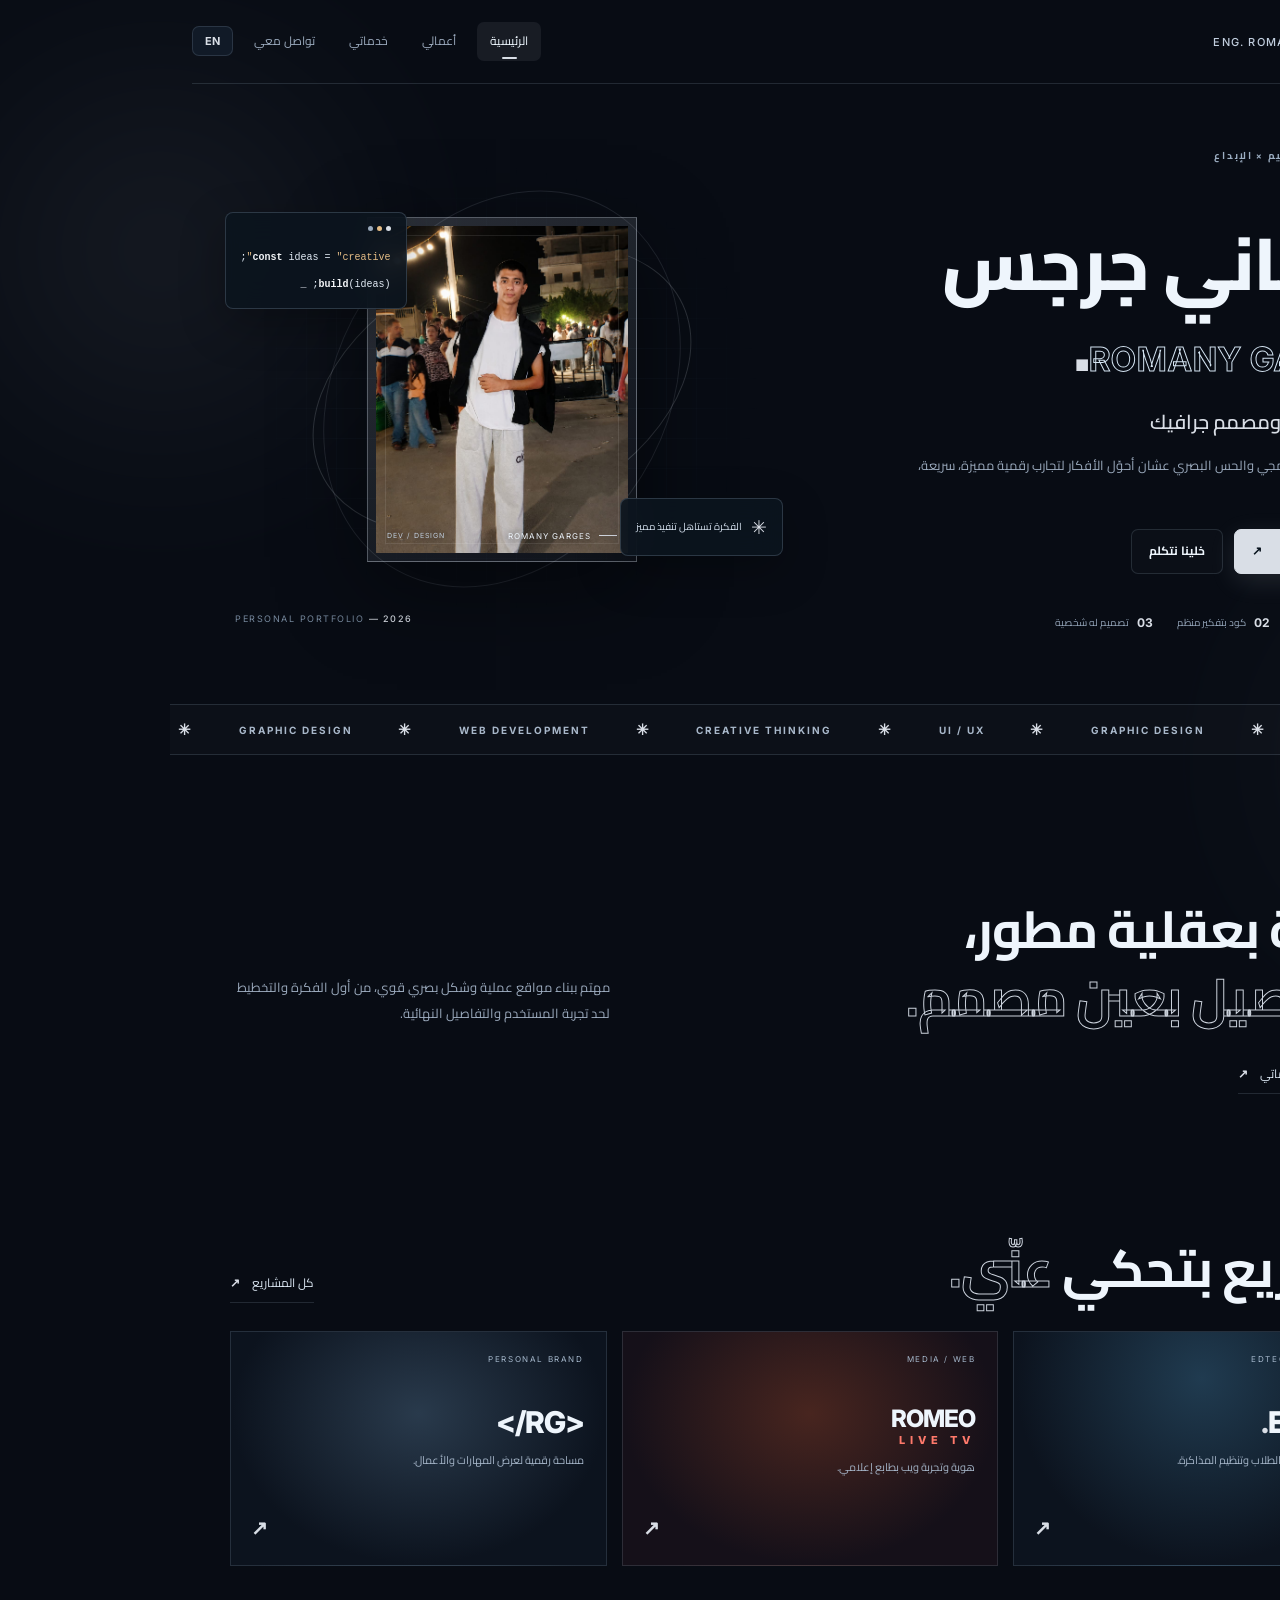
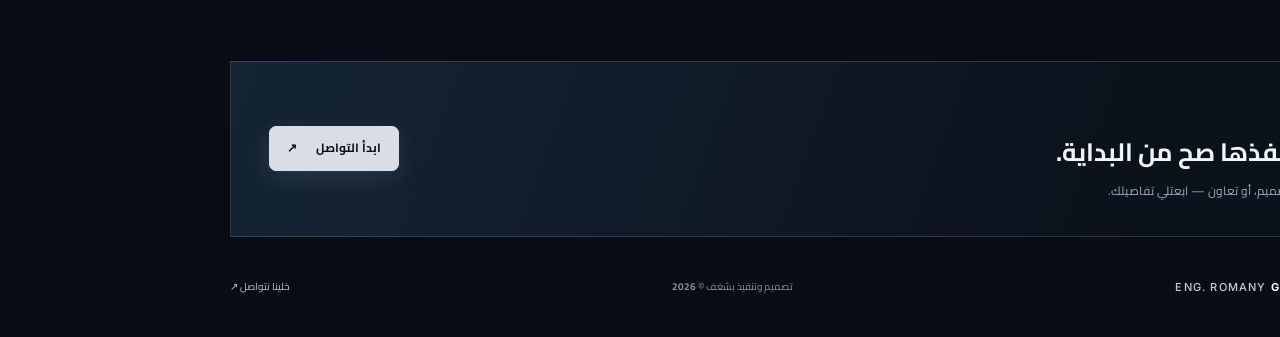
<file: index.html>
<!doctype html>
<html lang="ar" dir="rtl">
<head>
<meta charset="utf-8"><meta name="viewport" content="width=device-width, initial-scale=1, maximum-scale=1, user-scalable=no, viewport-fit=cover">
<meta name="theme-color" content="#080c14">
<meta name="description" content="روماني جرجس — مطور مواقع ومصمم جرافيك. اكتشف أعمالي ومهاراتي وتواصل معي.">
<title>ENG. ROMANY GARGES | الرئيسية</title>
<link rel="preconnect" href="https://fonts.googleapis.com"><link rel="preconnect" href="https://fonts.gstatic.com" crossorigin>
<link href="https://fonts.googleapis.com/css2?family=Cairo:wght@400;500;600;700;800&family=Inter:wght@400;500;600;700;800&display=swap" rel="stylesheet">
<link rel="stylesheet" href="style.css"><script src="script.js" defer></script>
</head>
<body>
<div class="page-glow glow-a"></div><div class="page-glow glow-b"></div>
<header class="site-header">
  <a class="brand" href="index.html"><span class="brand-symbol">&lt;RG<span>/</span>&gt;</span><span class="brand-text">ENG. ROMANY <b>GARGES</b></span></a>
  <button class="menu-toggle" aria-label="فتح القائمة" aria-expanded="false"><span></span><span></span><span></span></button>
  <nav class="main-nav" aria-label="القائمة الرئيسية">
    <a class="active" href="index.html">الرئيسية</a><a href="projects.html">أعمالي</a><a href="services.html">خدماتي</a><a href="contact.html">تواصل معي</a>
    <button class="lang-toggle" type="button" aria-label="Switch language">EN</button>
  </nav>
</header>
<main>
<section class="hero container">
  <div class="hero-copy reveal">
    <div class="eyebrow"><span class="pulse"></span> البرمجة × التصميم × الإبداع</div>
    <p class="hero-intro">أهلًا، أنا</p>
    <h1>روماني جرجس<br><span>ROMANY GARGES</span><i>.</i></h1>
    <h2>مطور مواقع <b>ومصمم جرافيك</b></h2>
    <p class="hero-desc">بجمع بين التفكير البرمجي والحس البصري عشان أحوّل الأفكار لتجارب رقمية مميزة، سريعة، وسهلة الاستخدام.</p>
    <div class="hero-actions"><a class="btn btn-primary" href="projects.html">استكشف أعمالي <span>↗</span></a><a class="btn btn-outline" href="contact.html">خلينا نتكلم</a></div>
    <div class="quick-stats"><div><strong>01</strong><span>أفكار تتحول لواقع</span></div><div><strong>02</strong><span>كود بتفكير منظم</span></div><div><strong>03</strong><span>تصميم له شخصية</span></div></div>
  </div>
  <div class="hero-art reveal">
    <div class="art-grid"></div><div class="art-orbit orbit-one"></div><div class="art-orbit orbit-two"></div>
    <div class="profile-frame"><img src="assets/profile.jpg" alt="الصورة الشخصية لروماني جرجس" class="profile-photo" onerror="this.style.display='none';this.nextElementSibling.style.display='flex'"><div class="profile-fallback"><span>RG<span>.</span></span><small>ENG. ROMANY GARGES</small></div><div class="photo-label"><span></span> ROMANY GARGES <small>DEV / DESIGN</small></div></div>
    <div class="float-card code-float"><div class="window-dots"><i></i><i></i><i></i></div><code><b>const</b> ideas = <em>"creative"</em>;<br><b>build</b>(ideas); <span>_</span></code></div>
    <div class="float-card note-float"><span>✳</span> الفكرة تستاهل تنفيذ مميز</div><div class="art-caption">PERSONAL PORTFOLIO <b>— 2026</b></div>
  </div>
</section>
<div class="ticker"><div class="ticker-track"><span>WEB DEVELOPMENT</span><i>✳</i><span>GRAPHIC DESIGN</span><i>✳</i><span>UI / UX</span><i>✳</i><span>CREATIVE THINKING</span><i>✳</i><span>WEB DEVELOPMENT</span><i>✳</i><span>GRAPHIC DESIGN</span><i>✳</i></div></div>
<section class="section container reveal"><div class="section-top"><div><span class="section-kicker">01 / نبذة عني</span><h2>تقنية بعقلية مطور،<br><span>وتفاصيل بعين مصمم.</span></h2></div><p>مهتم ببناء مواقع عملية وشكل بصري قوي، من أول الفكرة والتخطيط لحد تجربة المستخدم والتفاصيل النهائية.</p></div><a class="text-link" href="services.html">اكتشف مهاراتي وخدماتي <b>↗</b></a></section>
<section class="section container reveal"><div class="section-top"><div><span class="section-kicker">02 / مختارات</span><h2>مشاريع بتحكي <span>عنّي.</span></h2></div><a class="text-link" href="projects.html">كل المشاريع <b>↗</b></a></div><div class="project-preview-grid">
<a class="preview-card eduvo" href="projects.html#eduvo"><span class="preview-type">EDTECH / EDUCATION</span><strong>EDUVO<span>.</span></strong><p>منصة تعليمية لدعم الطلاب وتنظيم المذاكرة.</p><b class="preview-arrow">↗</b></a>
<a class="preview-card romeo" href="projects.html#romeo"><span class="preview-type">MEDIA / WEB</span><strong>ROMEO <i>LIVE TV</i></strong><p>هوية وتجربة ويب بطابع إعلامي.</p><b class="preview-arrow">↗</b></a>
<a class="preview-card portfolio" href="projects.html#portfolio"><span class="preview-type">PERSONAL BRAND</span><strong>&lt;RG/&gt;</strong><p>مساحة رقمية لعرض المهارات والأعمال.</p><b class="preview-arrow">↗</b></a>
</div></section>
<section class="cta-strip container reveal"><div><span class="section-kicker">عندك فكرة؟</span><h2>خلينا ننفذها صح من البداية.</h2><p>موقع جديد، تصميم، أو تعاون — ابعتلي تفاصيلك.</p></div><a class="btn btn-primary" href="contact.html">ابدأ التواصل <span>↗</span></a></section>
</main>
<footer class="site-footer container"><a class="brand" href="index.html"><span class="brand-symbol">&lt;RG<span>/</span>&gt;</span><span class="brand-text">ENG. ROMANY <b>GARGES</b></span></a><span>تصميم وتنفيذ بشغف © <b id="year"></b></span><a href="contact.html">خلينا نتواصل ↗</a></footer>
<button class="back-top" aria-label="العودة للأعلى">↑</button>
</body></html>
</file>
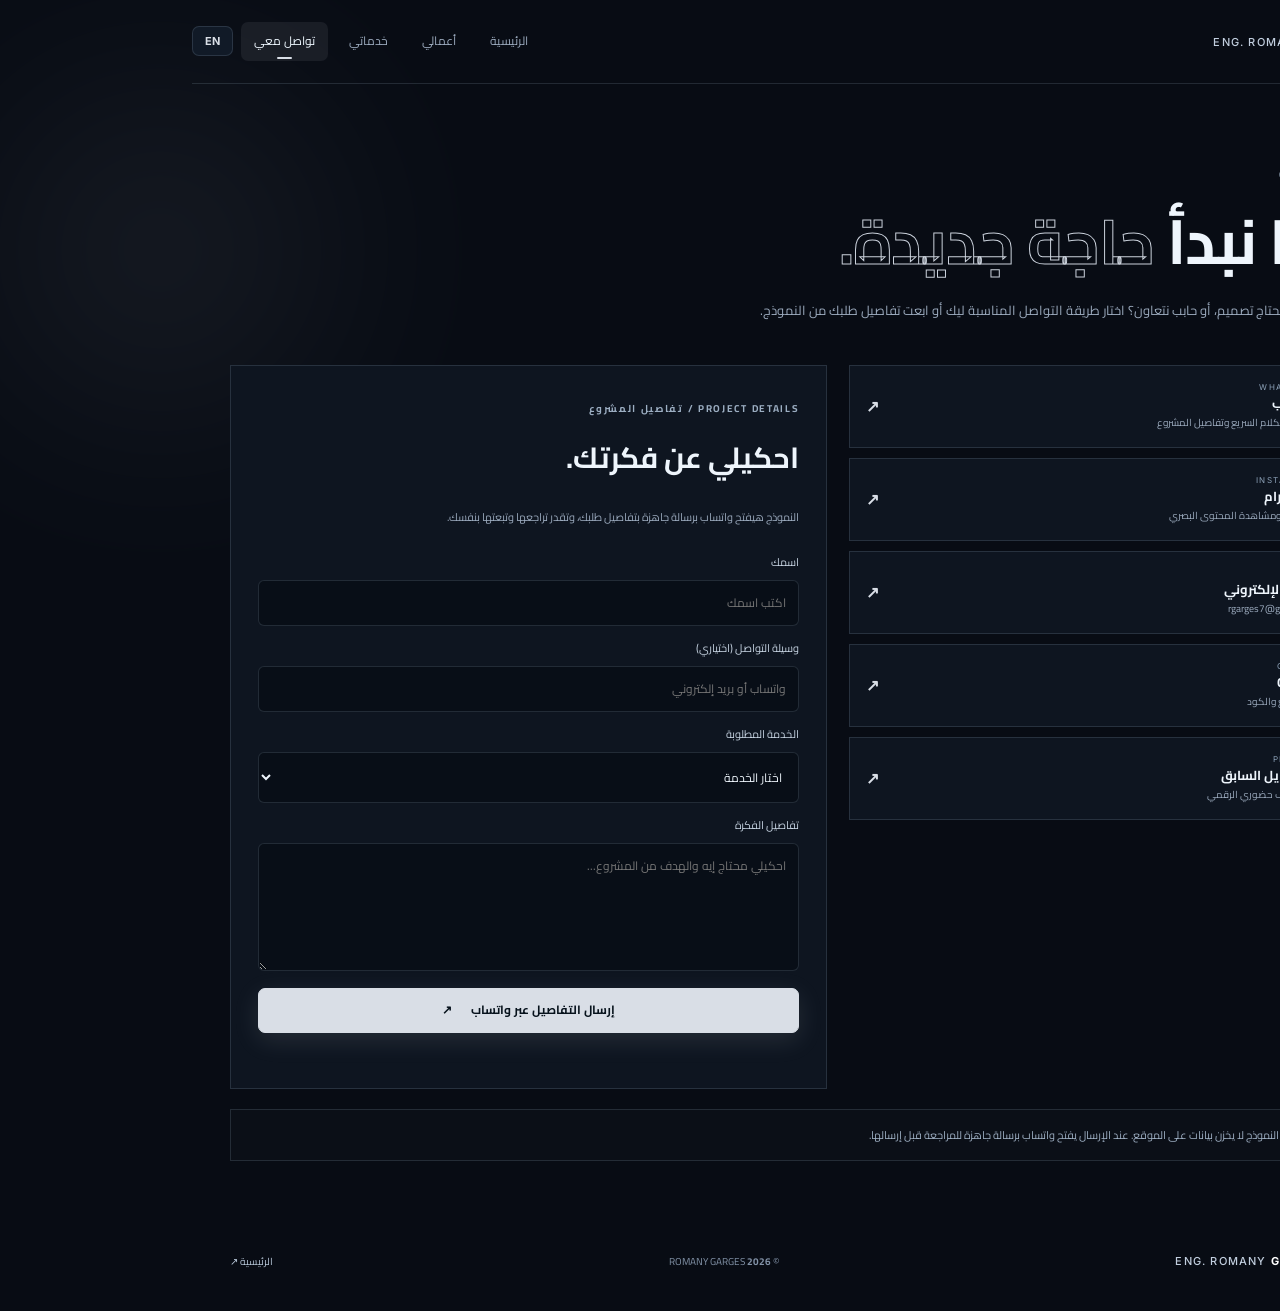
<file: contact.html>
<!doctype html>
<html lang="ar" dir="rtl"><head><meta charset="utf-8"><meta name="viewport" content="width=device-width, initial-scale=1, maximum-scale=1, user-scalable=no, viewport-fit=cover"><meta name="theme-color" content="#080c14"><meta name="description" content="تواصل مع روماني جرجس بخصوص المواقع والتصميم والتعاون."><title>تواصل معي | ENG. ROMANY GARGES</title><link rel="preconnect" href="https://fonts.googleapis.com"><link href="https://fonts.googleapis.com/css2?family=Cairo:wght@400;500;600;700;800&family=Inter:wght@400;500;600;700;800&display=swap" rel="stylesheet"><link rel="stylesheet" href="style.css"><script src="script.js" defer></script></head>
<body><div class="page-glow glow-a"></div><header class="site-header"><a class="brand" href="index.html"><span class="brand-symbol">&lt;RG<span>/</span>&gt;</span><span class="brand-text">ENG. ROMANY <b>GARGES</b></span></a><button class="menu-toggle" aria-label="فتح القائمة" aria-expanded="false"><span></span><span></span><span></span></button><nav class="main-nav" aria-label="القائمة الرئيسية"><a href="index.html">الرئيسية</a><a href="projects.html">أعمالي</a><a href="services.html">خدماتي</a><a class="active" href="contact.html">تواصل معي</a><button class="lang-toggle" type="button">EN</button></nav></header>
<main class="container inner-page"><div class="page-heading reveal"><span class="section-kicker">03 / GET IN TOUCH</span><h1>خلينا نبدأ <span>حاجة جديدة.</span></h1><p>عندك فكرة موقع، محتاج تصميم، أو حابب نتعاون؟ اختار طريقة التواصل المناسبة ليك أو ابعت تفاصيل طلبك من النموذج.</p></div>
<div class="contact-layout"><section class="contact-methods reveal"><a class="contact-method" id="whatsappLink" href="https://wa.me/201027675035?text=%D8%A3%D9%87%D9%84%D8%A7%20%D8%B1%D9%88%D9%85%D8%A7%D9%86%D9%8A%D8%8C%20%D8%B9%D8%A7%D9%8A%D8%B2%20%D8%A3%D8%AA%D9%88%D8%A7%D8%B5%D9%84%20%D9%85%D8%B9%D8%A7%D9%83%20%D8%A8%D8%AE%D8%B5%D9%88%D8%B5%20%D9%85%D8%B4%D8%B1%D9%88%D8%B9." target="_blank" rel="noopener"><span class="contact-icon whatsapp">◉</span><span><small>WHATSAPP</small><strong>واتساب</strong><em>مناسب للكلام السريع وتفاصيل المشروع</em></span><b>↗</b></a>
<a class="contact-method" id="instagramLink" href="https://www.instagram.com/kerolles_ayad/" target="_blank" rel="noopener"><span class="contact-icon instagram">◎</span><span><small>INSTAGRAM</small><strong>إنستغرام</strong><em>للتواصل ومشاهدة المحتوى البصري</em></span><b>↗</b></a>
<a class="contact-method" href="mailto:rgarges7@gmail.com"><span class="contact-icon email">✉</span><span><small>EMAIL</small><strong>البريد الإلكتروني</strong><em>rgarges7@gmail.com</em></span><b>↗</b></a>
<a class="contact-method" href="https://github.com/romeo311020" target="_blank" rel="noopener"><span class="contact-icon github">⌘</span><span><small>GITHUB</small><strong>GitHub</strong><em>المشاريع والكود</em></span><b>↗</b></a>
<a class="contact-method" href="https://romeo311020.github.io/Romany-Profile/" target="_blank" rel="noopener"><span class="contact-icon portfolio-icon">&lt;/&gt;</span><span><small>PROFILE</small><strong>البروفايل السابق</strong><em>استكشف حضوري الرقمي</em></span><b>↗</b></a>
</section>
<section class="contact-form-wrap reveal"><span class="section-kicker">PROJECT DETAILS / تفاصيل المشروع</span><h2>احكيلي عن فكرتك.</h2><p>النموذج هيفتح واتساب برسالة جاهزة بتفاصيل طلبك، وتقدر تراجعها وتبعتها بنفسك.</p><form id="contactForm"><label for="name">اسمك</label><input id="name" name="name" autocomplete="name" placeholder="اكتب اسمك" required><label for="reply">وسيلة التواصل (اختياري)</label><input id="reply" name="reply" placeholder="واتساب أو بريد إلكتروني"><label for="service">الخدمة المطلوبة</label><select id="service" name="service" required><option value="">اختار الخدمة</option><option>تطوير موقع</option><option>تصميم جرافيك</option><option>واجهة UI / UX</option><option>هوية بصرية</option><option>تعاون أو استفسار</option></select><label for="details">تفاصيل الفكرة</label><textarea id="details" name="details" rows="5" placeholder="احكيلي محتاج إيه والهدف من المشروع..." required></textarea><button class="btn btn-primary submit-btn" type="submit">إرسال التفاصيل عبر واتساب <span>↗</span></button><p class="form-note" id="formNote" aria-live="polite"></p></form></section></div>
<div class="privacy-note">🔒 خصوصيتك مهمة: النموذج لا يخزن بيانات على الموقع. عند الإرسال يفتح واتساب برسالة جاهزة للمراجعة قبل إرسالها.</div></main>
<footer class="site-footer container"><a class="brand" href="index.html"><span class="brand-symbol">&lt;RG<span>/</span>&gt;</span><span class="brand-text">ENG. ROMANY <b>GARGES</b></span></a><span>© <b id="year"></b> ROMANY GARGES</span><a href="index.html">الرئيسية ↗</a></footer><button class="back-top" aria-label="العودة للأعلى">↑</button></body></html>
</file>
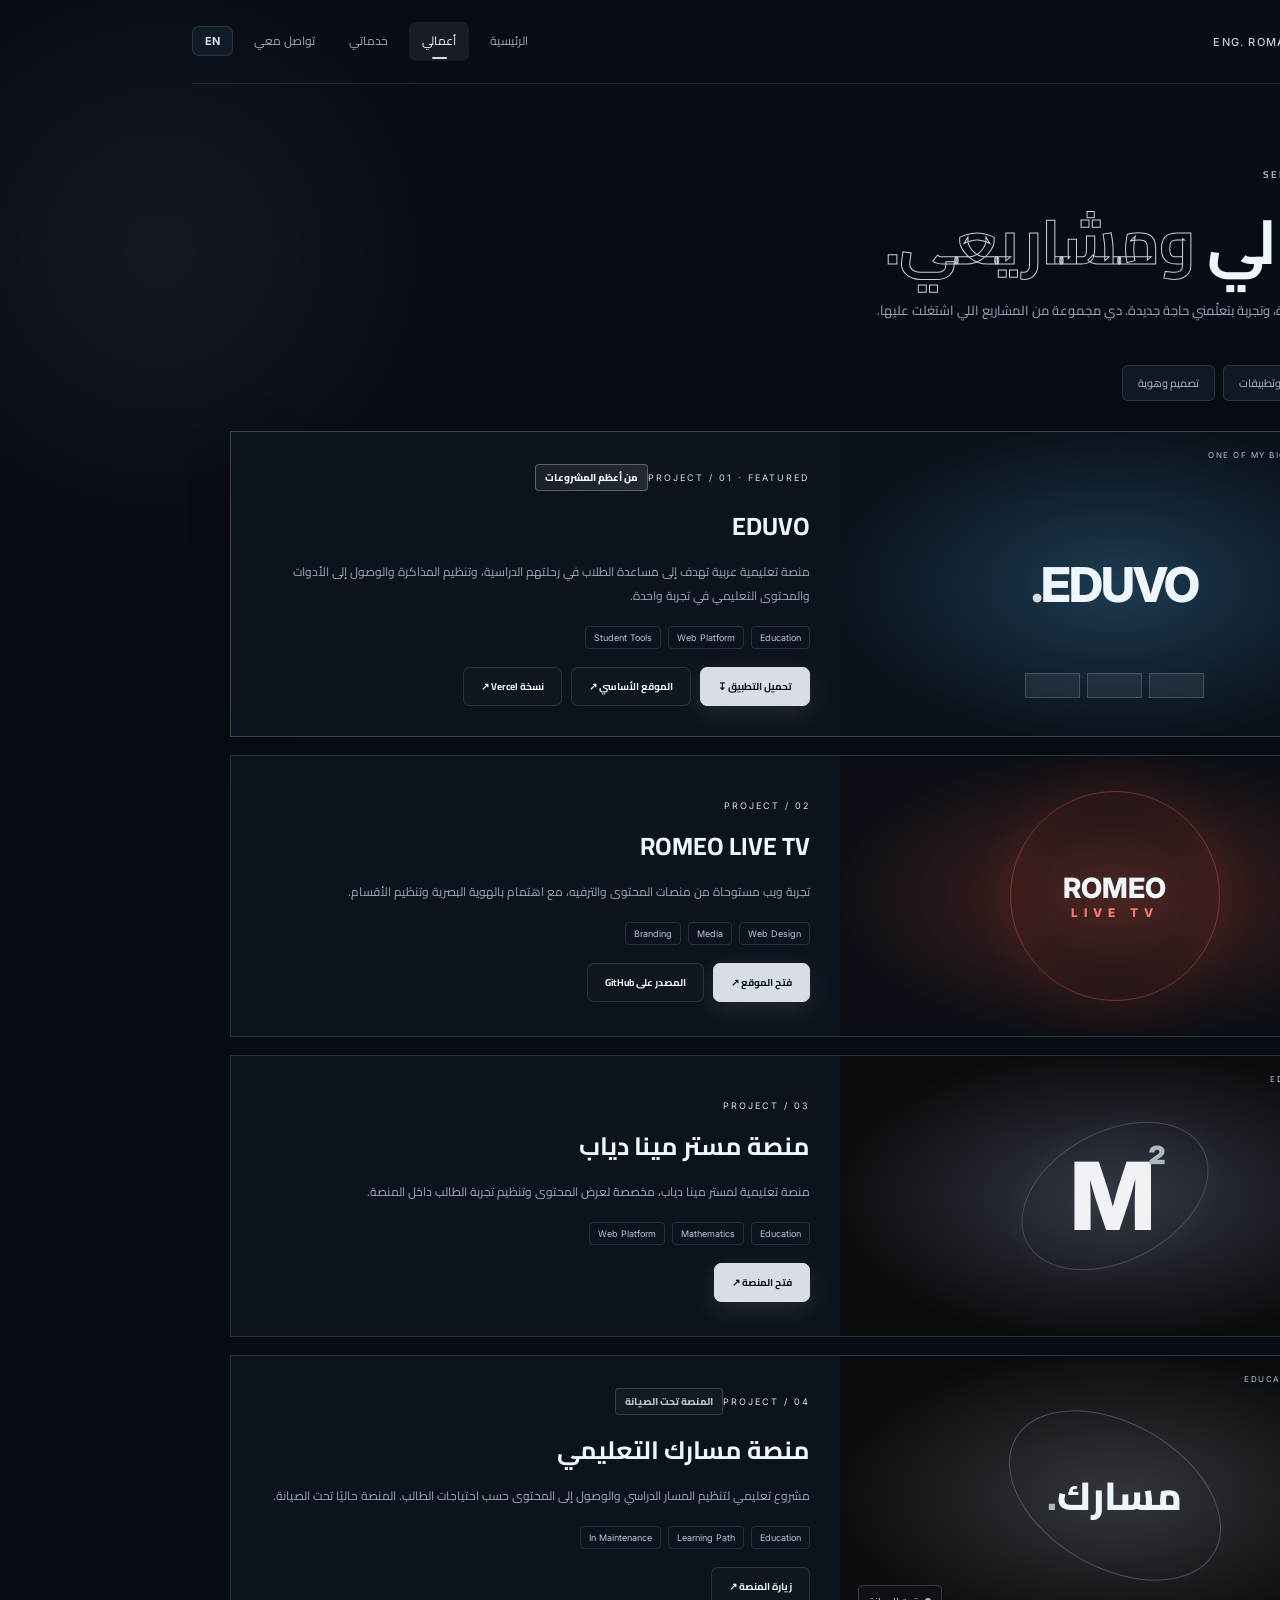
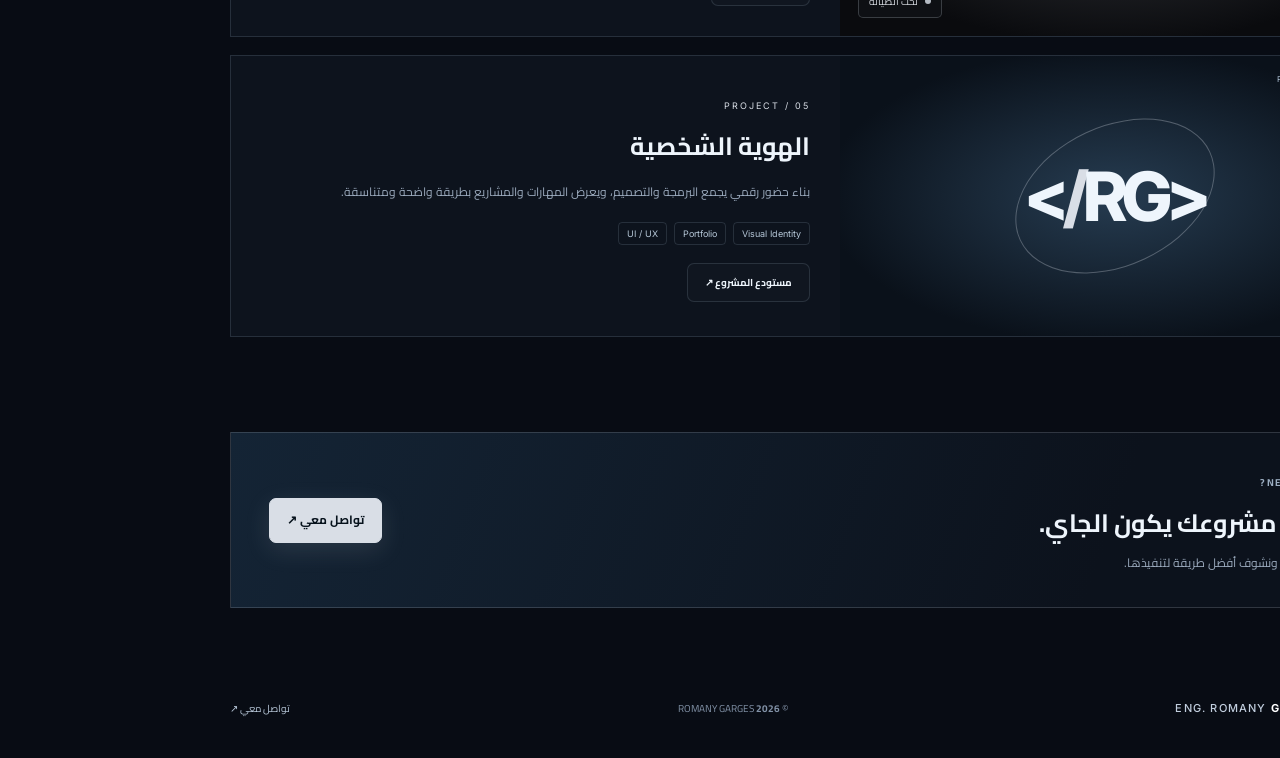
<file: projects.html>
<!doctype html>
<html lang="ar" dir="rtl"><head><meta charset="utf-8"><meta name="viewport" content="width=device-width, initial-scale=1, maximum-scale=1, user-scalable=no, viewport-fit=cover"><meta name="theme-color" content="#080c14"><meta name="description" content="مشاريع روماني جرجس في تطوير المواقع والتصميم."><title>أعمالي | ENG. ROMANY GARGES</title><link rel="preconnect" href="https://fonts.googleapis.com"><link href="https://fonts.googleapis.com/css2?family=Cairo:wght@400;500;600;700;800&family=Inter:wght@400;500;600;700;800&display=swap" rel="stylesheet"><link rel="stylesheet" href="style.css"><script src="script.js" defer></script></head>
<body><div class="page-glow glow-a"></div><header class="site-header"><a class="brand" href="index.html"><span class="brand-symbol">&lt;RG<span>/</span>&gt;</span><span class="brand-text">ENG. ROMANY <b>GARGES</b></span></a><button class="menu-toggle" aria-label="فتح القائمة" aria-expanded="false"><span></span><span></span><span></span></button><nav class="main-nav" aria-label="القائمة الرئيسية"><a href="index.html">الرئيسية</a><a class="active" href="projects.html">أعمالي</a><a href="services.html">خدماتي</a><a href="contact.html">تواصل معي</a><button class="lang-toggle" type="button">EN</button></nav></header>
<main class="container inner-page"><div class="page-heading reveal"><span class="section-kicker">01 / SELECTED WORK</span><h1>أعمالي <span>ومشاريعي.</span></h1><p>كل مشروع وراه فكرة، وتجربة بتعلّمني حاجة جديدة. دي مجموعة من المشاريع اللي اشتغلت عليها.</p></div>
<div class="filter-row reveal" role="group" aria-label="تصفية المشاريع"><button class="filter-btn active" data-filter="all">الكل</button><button class="filter-btn" data-filter="web">مواقع وتطبيقات</button><button class="filter-btn" data-filter="design">تصميم وهوية</button></div>
<div class="projects-list">
<article class="project-detail reveal featured-project" id="eduvo" data-category="web"><div class="project-cover cover-eduvo"><span class="cover-tag">ONE OF MY BIGGEST PROJECTS</span><div class="eduvo-large">EDUVO<span>.</span></div><div class="cover-ui"><i></i><i></i><i></i></div></div><div class="project-detail-copy"><span class="project-number">PROJECT / 01 · FEATURED</span><div class="project-ribbon">من أعظم المشروعات</div><h2>EDUVO</h2><p>منصة تعليمية عربية تهدف إلى مساعدة الطلاب في رحلتهم الدراسية، وتنظيم المذاكرة والوصول إلى الأدوات والمحتوى التعليمي في تجربة واحدة.</p><div class="chips"><span>Education</span><span>Web Platform</span><span>Student Tools</span></div><div class="project-actions"><a class="btn btn-primary" href="https://upload.app/download/eduvo/eduvo.auwu/947d95ccb1afb84727fc79324b23fa2edc317f415d9a5c002e53dbbc675c8677" target="_blank" rel="noopener">تحميل التطبيق ↧</a><a class="btn btn-outline" href="https://romeo311020.github.io/EDUVO/" target="_blank" rel="noopener">الموقع الأساسي ↗</a><a class="btn btn-outline" href="https://eduvo-taupe.vercel.app/" target="_blank" rel="noopener">نسخة Vercel ↗</a></div></div></article>
<article class="project-detail reveal" id="romeo" data-category="web"><div class="project-cover cover-romeo"><span class="cover-tag">MEDIA / WEB</span><div class="romeo-large">ROMEO <span>LIVE TV</span></div><div class="romeo-ring"></div></div><div class="project-detail-copy"><span class="project-number">PROJECT / 02</span><h2>ROMEO LIVE TV</h2><p>تجربة ويب مستوحاة من منصات المحتوى والترفيه، مع اهتمام بالهوية البصرية وتنظيم الأقسام.</p><div class="chips"><span>Web Design</span><span>Media</span><span>Branding</span></div><div class="project-actions"><a class="btn btn-primary" href="https://romeo311020.github.io/romeo-live-tv-31/" target="_blank" rel="noopener">فتح الموقع ↗</a><a class="btn btn-outline" href="https://github.com/romeo311020/romeo-live-tv-31" target="_blank" rel="noopener">المصدر على GitHub</a></div></div></article>
<article class="project-detail reveal" id="mina-diad" data-category="web"><div class="project-cover cover-math"><span class="cover-tag">EDUCATION / MATH</span><div class="math-large">M<span>²</span></div><div class="math-lines"></div></div><div class="project-detail-copy"><span class="project-number">PROJECT / 03</span><h2>منصة مستر مينا دياب</h2><p>منصة تعليمية لمستر مينا دياب، مخصصة لعرض المحتوى وتنظيم تجربة الطالب داخل المنصة.</p><div class="chips"><span>Education</span><span>Mathematics</span><span>Web Platform</span></div><div class="project-actions"><a class="btn btn-primary" href="https://romeo311020.github.io/mina-diad/#" target="_blank" rel="noopener">فتح المنصة ↗</a></div></div></article>
<article class="project-detail reveal" id="educational-path" data-category="web"><div class="project-cover cover-path"><span class="cover-tag">EDUCATION / PLATFORM</span><div class="path-large">مسارك<span>.</span></div><div class="path-orbit"></div><div class="maintenance-badge"><i></i> تحت الصيانة</div></div><div class="project-detail-copy"><span class="project-number">PROJECT / 04</span><div class="project-ribbon muted-ribbon">المنصة تحت الصيانة</div><h2>منصة مسارك التعليمي</h2><p>مشروع تعليمي لتنظيم المسار الدراسي والوصول إلى المحتوى حسب احتياجات الطالب. المنصة حاليًا تحت الصيانة.</p><div class="chips"><span>Education</span><span>Learning Path</span><span>In Maintenance</span></div><div class="project-actions"><a class="btn btn-outline" href="https://romeo311020.github.io/Your-educational-path-/" target="_blank" rel="noopener">زيارة المنصة ↗</a></div></div></article>
<article class="project-detail reveal" id="portfolio" data-category="design"><div class="project-cover cover-brand"><span class="cover-tag">PERSONAL BRAND</span><div class="rg-art">&lt;RG<span>/</span>&gt;</div><div class="brand-orbit"></div></div><div class="project-detail-copy"><span class="project-number">PROJECT / 05</span><h2>الهوية الشخصية</h2><p>بناء حضور رقمي يجمع البرمجة والتصميم، ويعرض المهارات والمشاريع بطريقة واضحة ومتناسقة.</p><div class="chips"><span>Visual Identity</span><span>Portfolio</span><span>UI / UX</span></div><div class="project-actions"><a class="btn btn-outline" href="https://github.com/romeo311020/romany-garges-portfolio" target="_blank" rel="noopener">مستودع المشروع ↗</a></div></div></article>
</div><section class="cta-strip reveal"><div><span class="section-kicker">NEXT PROJECT?</span><h2>ممكن مشروعك يكون الجاي.</h2><p>احكيلي فكرتك ونشوف أفضل طريقة لتنفيذها.</p></div><a class="btn btn-primary" href="contact.html">تواصل معي ↗</a></section></main>
<footer class="site-footer container"><a class="brand" href="index.html"><span class="brand-symbol">&lt;RG<span>/</span>&gt;</span><span class="brand-text">ENG. ROMANY <b>GARGES</b></span></a><span>© <b id="year"></b> ROMANY GARGES</span><a href="contact.html">تواصل معي ↗</a></footer><button class="back-top" aria-label="العودة للأعلى">↑</button></body></html>
</file>
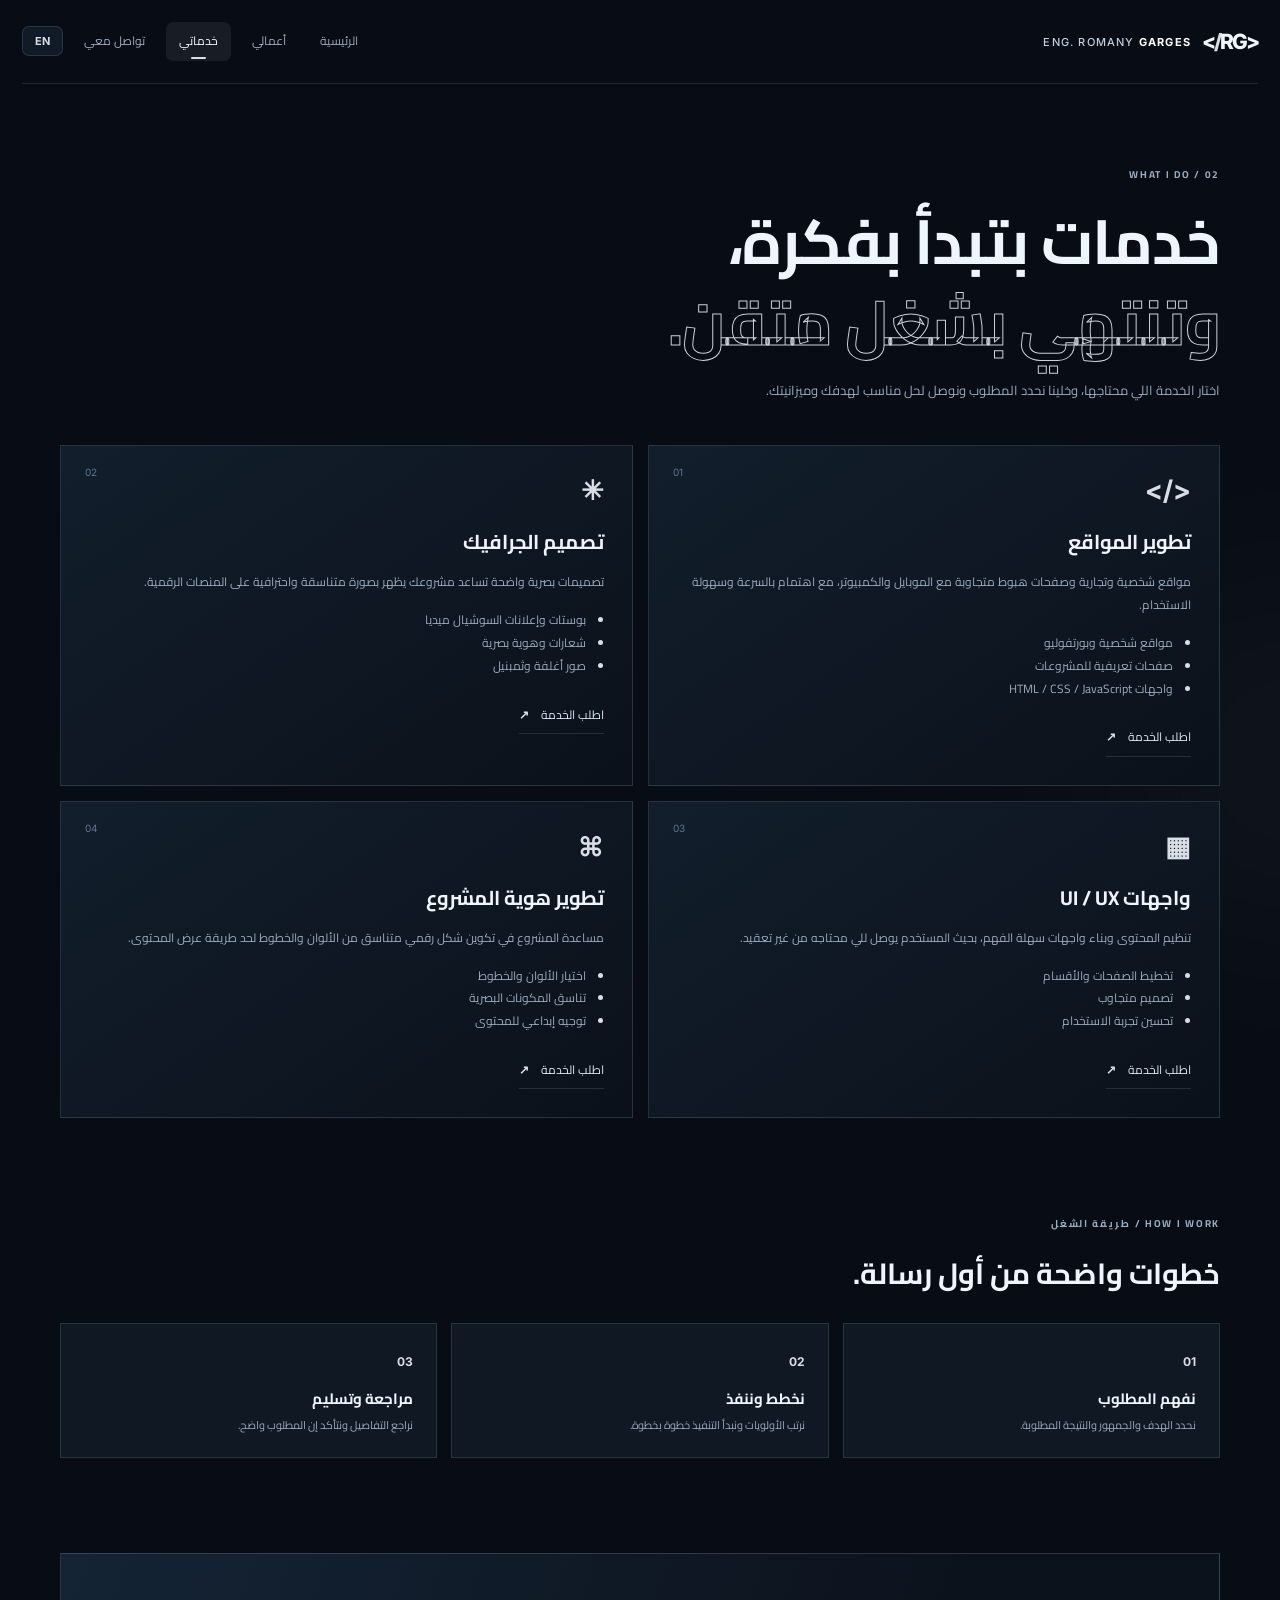
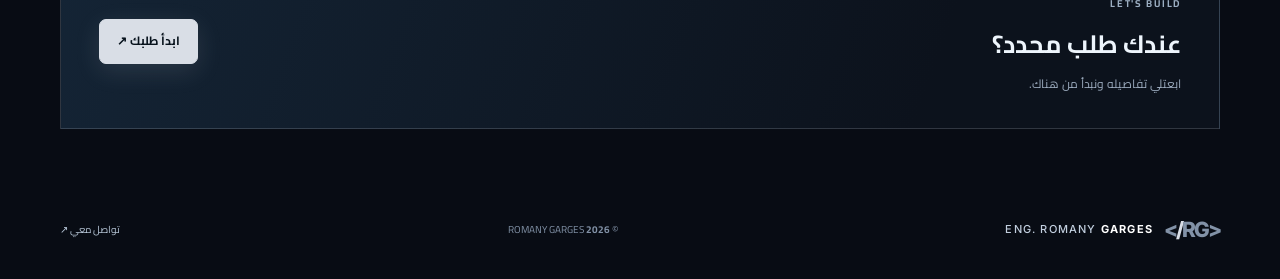
<file: services.html>
<!doctype html>
<html lang="ar" dir="rtl"><head><meta charset="utf-8"><meta name="viewport" content="width=device-width, initial-scale=1, maximum-scale=1, user-scalable=no, viewport-fit=cover"><meta name="theme-color" content="#080c14"><meta name="description" content="خدمات تطوير المواقع وتصميم الجرافيك والواجهات من روماني جرجس."><title>خدماتي | ENG. ROMANY GARGES</title><link rel="preconnect" href="https://fonts.googleapis.com"><link href="https://fonts.googleapis.com/css2?family=Cairo:wght@400;500;600;700;800&family=Inter:wght@400;500;600;700;800&display=swap" rel="stylesheet"><link rel="stylesheet" href="style.css"><script src="script.js" defer></script></head>
<body><div class="page-glow glow-b"></div><header class="site-header"><a class="brand" href="index.html"><span class="brand-symbol">&lt;RG<span>/</span>&gt;</span><span class="brand-text">ENG. ROMANY <b>GARGES</b></span></a><button class="menu-toggle" aria-label="فتح القائمة" aria-expanded="false"><span></span><span></span><span></span></button><nav class="main-nav" aria-label="القائمة الرئيسية"><a href="index.html">الرئيسية</a><a href="projects.html">أعمالي</a><a class="active" href="services.html">خدماتي</a><a href="contact.html">تواصل معي</a><button class="lang-toggle" type="button">EN</button></nav></header>
<main class="container inner-page"><div class="page-heading reveal"><span class="section-kicker">02 / WHAT I DO</span><h1>خدمات بتبدأ بفكرة،<br><span>وتنتهي بشغل متقن.</span></h1><p>اختار الخدمة اللي محتاجها، وخلينا نحدد المطلوب ونوصل لحل مناسب لهدفك وميزانيتك.</p></div>
<div class="services-grid">
<article class="service-card reveal"><span class="service-count">01</span><div class="service-icon">&lt;/&gt;</div><h2>تطوير المواقع</h2><p>مواقع شخصية وتجارية وصفحات هبوط متجاوبة مع الموبايل والكمبيوتر، مع اهتمام بالسرعة وسهولة الاستخدام.</p><ul><li>مواقع شخصية وبورتفوليو</li><li>صفحات تعريفية للمشروعات</li><li>واجهات HTML / CSS / JavaScript</li></ul><a href="contact.html?service=web" class="text-link">اطلب الخدمة <b>↗</b></a></article>
<article class="service-card reveal"><span class="service-count">02</span><div class="service-icon">✳</div><h2>تصميم الجرافيك</h2><p>تصميمات بصرية واضحة تساعد مشروعك يظهر بصورة متناسقة واحترافية على المنصات الرقمية.</p><ul><li>بوستات وإعلانات السوشيال ميديا</li><li>شعارات وهوية بصرية</li><li>صور أغلفة وثمبنيل</li></ul><a href="contact.html?service=design" class="text-link">اطلب الخدمة <b>↗</b></a></article>
<article class="service-card reveal"><span class="service-count">03</span><div class="service-icon">▦</div><h2>واجهات UI / UX</h2><p>تنظيم المحتوى وبناء واجهات سهلة الفهم، بحيث المستخدم يوصل للي محتاجه من غير تعقيد.</p><ul><li>تخطيط الصفحات والأقسام</li><li>تصميم متجاوب</li><li>تحسين تجربة الاستخدام</li></ul><a href="contact.html?service=uiux" class="text-link">اطلب الخدمة <b>↗</b></a></article>
<article class="service-card reveal"><span class="service-count">04</span><div class="service-icon">⌘</div><h2>تطوير هوية المشروع</h2><p>مساعدة المشروع في تكوين شكل رقمي متناسق من الألوان والخطوط لحد طريقة عرض المحتوى.</p><ul><li>اختيار الألوان والخطوط</li><li>تناسق المكونات البصرية</li><li>توجيه إبداعي للمحتوى</li></ul><a href="contact.html?service=branding" class="text-link">اطلب الخدمة <b>↗</b></a></article>
</div>
<section class="process-section reveal"><span class="section-kicker">HOW I WORK / طريقة الشغل</span><h2>خطوات واضحة من أول رسالة.</h2><div class="process-grid"><div><b>01</b><h3>نفهم المطلوب</h3><p>نحدد الهدف والجمهور والنتيجة المطلوبة.</p></div><div><b>02</b><h3>نخطط وننفذ</h3><p>نرتب الأولويات ونبدأ التنفيذ خطوة بخطوة.</p></div><div><b>03</b><h3>مراجعة وتسليم</h3><p>نراجع التفاصيل ونتأكد إن المطلوب واضح.</p></div></div></section><section class="cta-strip reveal"><div><span class="section-kicker">LET'S BUILD</span><h2>عندك طلب محدد؟</h2><p>ابعتلي تفاصيله ونبدأ من هناك.</p></div><a class="btn btn-primary" href="contact.html">ابدأ طلبك ↗</a></section></main>
<footer class="site-footer container"><a class="brand" href="index.html"><span class="brand-symbol">&lt;RG<span>/</span>&gt;</span><span class="brand-text">ENG. ROMANY <b>GARGES</b></span></a><span>© <b id="year"></b> ROMANY GARGES</span><a href="contact.html">تواصل معي ↗</a></footer><button class="back-top" aria-label="العودة للأعلى">↑</button></body></html>
</file>
<file: style.css>
:root{--bg:#080c14;--panel:#101824;--panel2:#121e2d;--line:rgba(191,215,239,.14);--text:#eef5fc;--muted:#9baabd;--blue:#d9dee6;--cyan:#f2f4f7;--silver:#aeb7c4;--font-ar:"Cairo",sans-serif;--font-en:"Inter",sans-serif;--max:1160px}*{box-sizing:border-box}html{scroll-behavior:smooth;scroll-padding-top:100px}body{margin:0;background:var(--bg);color:var(--text);font-family:var(--font-ar);line-height:1.7;overflow-x:hidden}body[data-lang=en]{direction:ltr;font-family:var(--font-en)}a{color:inherit;text-decoration:none}button,input,select,textarea{font:inherit}.container{width:min(var(--max),calc(100% - 44px));margin-inline:auto}.page-glow{position:absolute;width:320px;height:320px;filter:blur(110px);opacity:.13;pointer-events:none;z-index:-1;border-radius:50%}.glow-a{top:90px;left:-170px;background:#858b95}.glow-b{top:600px;right:-170px;background:#555a64}.site-header{height:84px;width:min(1320px,calc(100% - 44px));margin:auto;border-bottom:1px solid var(--line);display:flex;align-items:center;justify-content:space-between;position:relative;z-index:20}.brand{display:flex;align-items:center;gap:11px;white-space:nowrap}.brand-symbol{font:800 21px var(--font-en);letter-spacing:-2px}.brand-symbol span{color:var(--blue)}.brand-text{font:500 11px var(--font-en);letter-spacing:1.2px;color:#c1cede}.brand-text b{color:#fff}.main-nav{display:flex;align-items:center;gap:8px}.main-nav a{padding:9px 13px;color:#9baabd;font-size:12px;border-radius:7px;transition:.25s}.main-nav a:hover,.main-nav a.active{color:#eff8ff;background:rgba(210,218,228,.08)}.main-nav a.active:after{content:"";display:block;height:2px;width:15px;background:var(--blue);margin:5px auto -7px;border-radius:5px}.lang-toggle{border:1px solid var(--line);background:#111a27;color:var(--blue);border-radius:7px;padding:7px 12px;cursor:pointer;font:700 11px var(--font-en)}.menu-toggle{display:none;border:1px solid var(--line);background:#101824;border-radius:7px;padding:9px}.menu-toggle span{display:block;width:20px;height:2px;background:#edf5ff;margin:4px}.hero{min-height:620px;display:grid;grid-template-columns:1fr .95fr;align-items:center;gap:42px;padding-block:55px 65px}.eyebrow,.section-kicker{font-size:10px;letter-spacing:1.7px;color:#9caec2;font-weight:700}.eyebrow{display:flex;align-items:center;gap:9px}.pulse{width:7px;height:7px;background:var(--cyan);border-radius:50%;box-shadow:0 0 0 0 rgba(220,225,232,.5);animation:pulse 2s infinite}.hero-intro{color:var(--muted);font-size:14px;margin:31px 0 4px}.hero h1{font-size:clamp(42px,5.7vw,76px);line-height:1.12;letter-spacing:-1.5px;margin:0;font-weight:800}.hero h1 span{font:700 clamp(20px,2.6vw,33px) var(--font-en);letter-spacing:1px;color:transparent;-webkit-text-stroke:1px #d4e4f2}.hero h1 i{font-style:normal;color:var(--blue)}.hero h2{font-size:20px;font-weight:500;margin:19px 0 9px}.hero h2 b{color:var(--blue);font-weight:600}.hero-desc{max-width:500px;color:var(--muted);font-size:13px;line-height:2}.hero-actions{display:flex;gap:11px;flex-wrap:wrap;margin-top:25px}.btn{display:inline-flex;align-items:center;justify-content:center;gap:19px;min-height:45px;padding:0 17px;border-radius:7px;font-size:12px;font-weight:700;transition:transform .2s,background .2s,border-color .2s;cursor:pointer}.btn:hover{transform:translateY(-3px)}.btn-primary{background:var(--blue);color:#07121c;box-shadow:0 7px 26px rgba(210,218,228,.12);border:1px solid var(--blue)}.btn-primary:hover{background:#9ae4ff}.btn-outline{border:1px solid var(--line);color:var(--text);background:rgba(255,255,255,.015)}.btn-outline:hover{border-color:var(--blue)}.quick-stats{display:flex;gap:24px;margin-top:40px;flex-wrap:wrap}.quick-stats div{display:flex;align-items:center;gap:8px;font-size:10px;color:#94a5b9}.quick-stats strong{font:700 12px var(--font-en);color:var(--blue)}.hero-art{height:470px;position:relative;display:flex;align-items:center;justify-content:center}.art-grid{position:absolute;inset:3%;background-image:linear-gradient(rgba(122,169,209,.07) 1px,transparent 1px),linear-gradient(90deg,rgba(122,169,209,.07) 1px,transparent 1px);background-size:30px 30px;mask-image:radial-gradient(ellipse,black 10%,transparent 72%)}.art-orbit{position:absolute;border:1px solid rgba(210,218,228,.18);border-radius:50%}.orbit-one{width:400px;height:260px;transform:rotate(-25deg)}.orbit-two{width:330px;height:420px;transform:rotate(32deg);border-color:rgba(203,215,229,.12)}.profile-frame{position:relative;width:270px;height:345px;padding:8px;background:linear-gradient(145deg,rgba(210,218,228,.17),rgba(255,255,255,.02));border:1px solid rgba(210,218,228,.35);box-shadow:0 25px 85px #0007;z-index:1}.profile-frame:before{content:"";position:absolute;inset:17px;border:1px solid #ffffff18;pointer-events:none;z-index:3}.profile-photo{width:100%;height:100%;object-fit:cover;display:block}.profile-fallback{height:100%;display:none;align-items:center;justify-content:center;flex-direction:column;background:radial-gradient(ellipse at 50% 35%,#2a4359,#0b111b 75%)}.profile-fallback>span{font:800 77px var(--font-en);letter-spacing:-8px}.profile-fallback>span span{color:var(--blue)}.profile-fallback small{font:9px var(--font-en);letter-spacing:2px;color:#9fb1c6;margin-top:14px}.photo-label{position:absolute;bottom:20px;right:19px;left:19px;z-index:4;display:flex;align-items:center;gap:8px;font:8px var(--font-en);letter-spacing:1px;text-shadow:0 1px 8px #000}.photo-label>span{width:18px;height:1px;background:var(--blue)}.photo-label small{margin-right:auto;color:#c0cedd;font-size:7px}.float-card{position:absolute;z-index:5;background:rgba(12,20,31,.9);border:1px solid #bcd5ee30;backdrop-filter:blur(15px);box-shadow:0 15px 45px #0004;border-radius:8px}.code-float{top:58px;left:-5px;padding:13px 15px}.window-dots{display:flex;gap:4px;margin-bottom:10px}.window-dots i{width:5px;height:5px;border-radius:50%;background:var(--blue)}.window-dots i:nth-child(2){background:#e5bd86}.window-dots i:nth-child(3){background:#9aaabd}.code-float code{font:10px/2 monospace;color:#e4edf7}.code-float code b{color:var(--cyan)}.code-float code em{font-style:normal;color:#e5bd86}.code-float code span{color:var(--blue)}.note-float{bottom:68px;right:-8px;padding:12px 15px;display:flex;align-items:center;gap:9px;font-size:10px;color:#d4e0ed}.note-float span{font-size:19px;color:var(--blue)}.art-caption{position:absolute;bottom:0;left:5px;font:9px var(--font-en);letter-spacing:1.5px;color:#77899e}.art-caption b{color:var(--blue);font-weight:500}.ticker{overflow:hidden;border-block:1px solid var(--line);padding:15px 0;background:#ffffff04}.ticker-track{display:flex;align-items:center;justify-content:space-around;gap:30px;min-width:760px;white-space:nowrap;font:700 10px var(--font-en);letter-spacing:2px;color:#a9b8ca}.ticker-track i{font-style:normal;color:var(--blue);font-size:15px}.section{padding-block:100px 0}.section-top{display:flex;justify-content:space-between;align-items:end;gap:35px;margin-bottom:28px}.section-top h2,.page-heading h1{font-size:clamp(32px,4.4vw,52px);line-height:1.3;letter-spacing:-1px;margin:14px 0 0}.section-top h2 span,.page-heading h1 span{color:transparent;-webkit-text-stroke:1px #cbd2dc}.section-top>p{max-width:380px;color:var(--muted);font-size:13px;line-height:2;margin:0 0 5px}.text-link{display:inline-flex;align-items:center;gap:12px;color:#dce8f4;font-size:12px;border-bottom:1px solid var(--line);padding-bottom:8px}.text-link b{color:var(--blue)}.project-preview-grid{display:grid;grid-template-columns:repeat(3,1fr);gap:15px;margin-top:28px}.preview-card{min-height:235px;position:relative;overflow:hidden;border:1px solid var(--line);background:radial-gradient(ellipse at 50% 20%,#203b50,#0c131e 70%);padding:22px;transition:transform .25s,border-color .25s}.preview-card:hover{transform:translateY(-5px);border-color:#c8ced866}.preview-type{display:block;font:8px var(--font-en);letter-spacing:1.6px;color:#a6b8cc}.preview-card>strong{display:block;font:800 30px var(--font-en);margin-top:40px;letter-spacing:-1px}.preview-card>strong span{color:var(--blue)}.preview-card p{font-size:11px;color:#a4b4c7;max-width:240px}.preview-arrow{position:absolute;left:20px;bottom:20px;color:var(--blue);font-size:20px}.romeo{background:radial-gradient(ellipse at 50% 35%,#48251f,#151019 70%)}.romeo>strong{font-size:24px}.romeo>strong i{display:block;color:#ff796b;font-size:11px;letter-spacing:5px;font-style:normal}.portfolio{background:radial-gradient(ellipse at 50% 35%,#293a4c,#0c131e 70%)}.cta-strip{margin-top:95px;padding:34px 38px;border:1px solid #c8ced830;background:linear-gradient(110deg,#142435,#0c121c 75%);display:flex;align-items:center;justify-content:space-between;gap:20px;position:relative;overflow:hidden}.cta-strip h2{font-size:25px;margin:8px 0}.cta-strip p{color:var(--muted);font-size:12px;margin:0}.site-footer{min-height:100px;display:flex;align-items:center;justify-content:space-between;gap:18px;color:#8292a7;font-size:10px}.site-footer>a:last-child{color:#b9c9da}.inner-page{padding-top:75px;padding-bottom:50px}.page-heading{max-width:770px;margin-bottom:42px}.page-heading h1{margin:15px 0;font-size:clamp(38px,5vw,62px)}.page-heading p{color:var(--muted);font-size:13px;line-height:2;max-width:650px}.filter-row{display:flex;gap:8px;flex-wrap:wrap;margin:30px 0}.filter-btn{padding:8px 15px;border:1px solid var(--line);border-radius:6px;background:#101824;color:#a9b8ca;cursor:pointer;font-size:11px}.filter-btn.active,.filter-btn:hover{background:#c8ced816;color:var(--blue);border-color:#c8ced860}.projects-list{display:grid;gap:18px}.project-detail{display:grid;grid-template-columns:.9fr 1fr;min-height:280px;border:1px solid var(--line);background:#0d131d;overflow:hidden}.project-detail[hidden]{display:none}.project-cover{position:relative;min-height:280px;display:flex;align-items:center;justify-content:center;overflow:hidden}.cover-tag{position:absolute;top:18px;right:18px;font:8px var(--font-en);letter-spacing:1.5px;color:#afc2d5}.cover-eduvo{background:radial-gradient(ellipse at center,#1d3a50,#0a111a 75%)}.eduvo-large{font:800 48px var(--font-en);letter-spacing:-2px}.eduvo-large span{color:var(--blue)}.cover-ui{position:absolute;bottom:38px;display:flex;gap:7px}.cover-ui i{width:55px;height:25px;background:#c8ced816;border:1px solid #c8ced835}.cover-romeo{background:radial-gradient(ellipse at center,#4b2520,#0b0e15 75%)}.romeo-large{font:800 28px var(--font-en);z-index:1}.romeo-large span{display:block;text-align:center;font-size:12px;letter-spacing:6px;color:#ff796b}.romeo-ring{position:absolute;width:210px;height:210px;border:1px solid #ff766d55;border-radius:50%;box-shadow:0 0 60px #ff45351a,inset 0 0 40px #ff45351a}.cover-brand{background:radial-gradient(ellipse at center,#263c51,#0a111a 75%)}.rg-art{font:800 68px var(--font-en);letter-spacing:-6px;z-index:1}.rg-art span{color:var(--blue)}.brand-orbit{position:absolute;width:210px;height:140px;border:1px solid #c8ced855;border-radius:50%;transform:rotate(-25deg)}.project-detail-copy{padding:30px;align-self:center}.project-number{font:9px var(--font-en);letter-spacing:2px;color:var(--blue)}.project-detail-copy h2{font-size:25px;margin:8px 0}.project-detail-copy p{color:var(--muted);font-size:12px;line-height:2}.chips{display:flex;gap:7px;flex-wrap:wrap;margin:18px 0}.chips span{font:9px var(--font-en);border:1px solid var(--line);border-radius:4px;padding:5px 8px;color:#b6c7d8}.project-actions{display:flex;gap:9px;flex-wrap:wrap}.project-actions .btn{font-size:10px;min-height:39px}.services-grid{display:grid;grid-template-columns:repeat(2,1fr);gap:15px}.service-card{position:relative;border:1px solid var(--line);background:linear-gradient(145deg,#121e2c,#0b111a);padding:28px;transition:transform .25s,border-color .25s}.service-card:hover{transform:translateY(-4px);border-color:#c8ced855}.service-count{position:absolute;left:24px;top:20px;font:10px var(--font-en);color:#61758d}.service-icon{font:700 27px var(--font-en);color:var(--blue);margin-bottom:18px}.service-card h2{font-size:20px;margin:0 0 10px}.service-card p,.service-card li{font-size:12px;color:var(--muted);line-height:1.9}.service-card ul{padding-right:18px;margin:15px 0 22px}.service-card li::marker{color:var(--blue)}.process-section{padding-top:90px}.process-section h2,.contact-form-wrap h2{font-size:29px;margin:13px 0 25px}.process-grid{display:grid;grid-template-columns:repeat(3,1fr);gap:14px}.process-grid>div{padding:23px;border:1px solid var(--line);background:#101824}.process-grid b{font:700 12px var(--font-en);color:var(--blue)}.process-grid h3{font-size:15px;margin:12px 0 4px}.process-grid p{font-size:11px;color:var(--muted);margin:0}.contact-layout{display:grid;grid-template-columns:.95fr 1.05fr;gap:22px;align-items:start}.contact-methods{display:grid;gap:10px}.contact-method{display:flex;align-items:center;gap:14px;padding:16px;border:1px solid var(--line);background:#0e1520;transition:transform .2s,border-color .2s;min-width:0}.contact-method:hover{transform:translateX(-4px);border-color:#c8ced855}.contact-icon{width:43px;height:43px;flex:0 0 43px;border-radius:10px;display:grid;place-items:center;font-size:20px;background:#c8ced812;color:var(--blue)}.contact-icon.whatsapp{color:#70dfa1;background:#70dfa112}.contact-icon.instagram{color:#e5a4df;background:#e5a4df12}.contact-method>span:nth-child(2){display:flex;flex-direction:column;min-width:0}.contact-method small{font:8px var(--font-en);letter-spacing:1.5px;color:#8da2b8}.contact-method strong{font-size:13px}.contact-method em{font-size:10px;color:var(--muted);font-style:normal;overflow-wrap:anywhere}.contact-method>b{margin-right:auto;color:var(--blue)}.contact-form-wrap{border:1px solid var(--line);background:#0e1520;padding:27px}.contact-form-wrap>p{color:var(--muted);font-size:11px;line-height:1.9}.contact-form-wrap form{display:grid;gap:8px;margin-top:20px}.contact-form-wrap label{font-size:11px;color:#c6d3e1;margin-top:5px}.contact-form-wrap input,.contact-form-wrap select,.contact-form-wrap textarea{width:100%;border:1px solid var(--line);background:#080e17;color:var(--text);padding:12px;border-radius:6px;outline:none;font-size:12px}.contact-form-wrap input:focus,.contact-form-wrap select:focus,.contact-form-wrap textarea:focus{border-color:#c8ced888}.contact-form-wrap textarea{resize:vertical}.submit-btn{margin-top:9px}.form-note{font-size:10px!important;color:var(--cyan)!important}.privacy-note{padding:16px;margin-top:20px;border:1px solid var(--line);color:#9fb0c4;font-size:11px;background:#ffffff03}.back-top{position:fixed;bottom:20px;left:20px;width:39px;height:39px;border:1px solid var(--line);background:#101824;color:var(--blue);border-radius:8px;cursor:pointer;opacity:0;pointer-events:none;transition:opacity .2s;z-index:15}.back-top.visible{opacity:1;pointer-events:auto}.reveal{opacity:0;transform:translateY(18px);transition:opacity .65s ease,transform .65s ease}.reveal.is-visible{opacity:1;transform:translateY(0)}@keyframes pulse{0%{box-shadow:0 0 0 0 #f2f4f780}70%{box-shadow:0 0 0 8px #f2f4f700}100%{box-shadow:0 0 0 0 #f2f4f700}}body[data-lang=en] .cover-tag{left:18px;right:auto}body[data-lang=en] .service-card ul{padding-left:18px;padding-right:0}body[data-lang=en] .contact-method>b{margin-right:0;margin-left:auto}body[data-lang=en] .photo-label small{margin-right:0;margin-left:auto}body[data-lang=en] .back-top{left:auto;right:20px}
@media(max-width:850px){.site-header{height:75px}.main-nav{gap:0}.main-nav a{padding:8px}.hero{gap:15px;min-height:550px}.hero h1{font-size:clamp(40px,6vw,60px)}.hero-art{transform:scale(.9)}.section-top{gap:20px}.project-detail-copy{padding:23px}.project-cover{min-height:250px}}@media(max-width:680px){.container,.site-header{width:calc(100% - 32px)}.menu-toggle{display:block}.main-nav{display:none;position:absolute;top:74px;left:0;right:0;align-items:stretch;flex-direction:column;padding:12px;background:#0d1420;border:1px solid var(--line);box-shadow:0 20px 40px #0007}.main-nav.open{display:flex}.main-nav a{padding:12px;font-size:13px}.main-nav a.active:after{display:none}.lang-toggle{margin-top:8px;min-height:38px}.hero{grid-template-columns:1fr;padding-top:25px;gap:0}.hero-art{height:355px;transform:scale(.85);margin:-5px 0 -5px;order:0}.hero-copy{order:1}.hero h1{font-size:clamp(43px,11vw,65px)}.hero h1 span{font-size:clamp(19px,5vw,28px)}.hero h2{font-size:17px}.hero-desc{font-size:12px}.quick-stats{gap:15px;margin-top:27px}.quick-stats div{font-size:9px}.section{padding-top:75px}.section-top{display:block}.section-top>p{margin-top:15px}.section-top h2{font-size:36px}.project-preview-grid,.services-grid,.process-grid,.contact-layout{grid-template-columns:1fr}.preview-card{min-height:205px}.cta-strip{margin-top:65px;padding:25px;align-items:flex-start;flex-direction:column}.cta-strip h2{font-size:22px}.site-footer{padding-block:24px;align-items:flex-start;flex-direction:column;gap:10px}.inner-page{padding-top:50px}.page-heading h1{font-size:39px}.project-detail{grid-template-columns:1fr}.project-cover{min-height:220px}.project-detail-copy{padding:22px}.contact-form-wrap{padding:21px}.service-card{padding:23px}.process-section{padding-top:65px}}@media(prefers-reduced-motion:reduce){*,*::before,*::after{scroll-behavior:auto!important;animation:none!important;transition:none!important}.reveal{opacity:1;transform:none}}

/* Portfolio v3 additions: featured projects, status labels, mobile-first polish */
.project-ribbon{display:inline-flex;align-items:center;margin:0 0 6px;padding:4px 9px;border:1px solid #d9dee655;background:linear-gradient(90deg,#f2f4f70f,#d9dee61c);color:#f2f4f7;font-size:10px;font-weight:800;border-radius:4px}
.muted-ribbon{color:#b9c0ca;border-color:#9aa3b244;background:#9aa3b20d}
.cover-math{background:radial-gradient(ellipse at center,#333842,#0a0b0e 75%)}
.math-large{font:800 94px var(--font-en);color:#f0f2f5;z-index:1;letter-spacing:-7px}
.math-large span{font-size:45px;color:#aeb7c4;vertical-align:top}
.math-lines{position:absolute;width:200px;height:130px;border:1px solid #d9dee633;transform:rotate(-28deg);border-radius:50%;box-shadow:0 0 40px #ffffff08}
.cover-path{background:radial-gradient(ellipse at center,#34363b,#0a0b0e 75%)}
.path-large{font:800 39px var(--font-ar);z-index:1}
.path-large span{color:#aeb7c4}
.path-orbit{position:absolute;width:230px;height:145px;border:1px solid #cbd2dc44;border-radius:50%;transform:rotate(30deg)}
.maintenance-badge{position:absolute;bottom:18px;left:18px;display:flex;align-items:center;gap:7px;padding:7px 10px;border:1px solid #aeb7c444;background:#101216d9;border-radius:5px;font-size:10px;color:#d5d9df}
.maintenance-badge i{width:6px;height:6px;background:#b4bac3;border-radius:50%}
.featured-project{border-color:#cbd2dc40;box-shadow:0 10px 40px #0003}
@media(max-width:680px){
  html,body{width:100%;max-width:100%;overflow-x:hidden}
  .project-actions{display:grid;grid-template-columns:1fr}
  .project-actions .btn{width:100%;min-height:43px}
  .project-cover{min-height:200px}
  .project-detail-copy h2{font-size:22px}
  .contact-method{padding:13px;gap:11px}
  .contact-icon{width:39px;height:39px;flex-basis:39px}
  .hero-art{max-width:100%;overflow:visible}
  .brand-text{font-size:9px}
}
</file>
